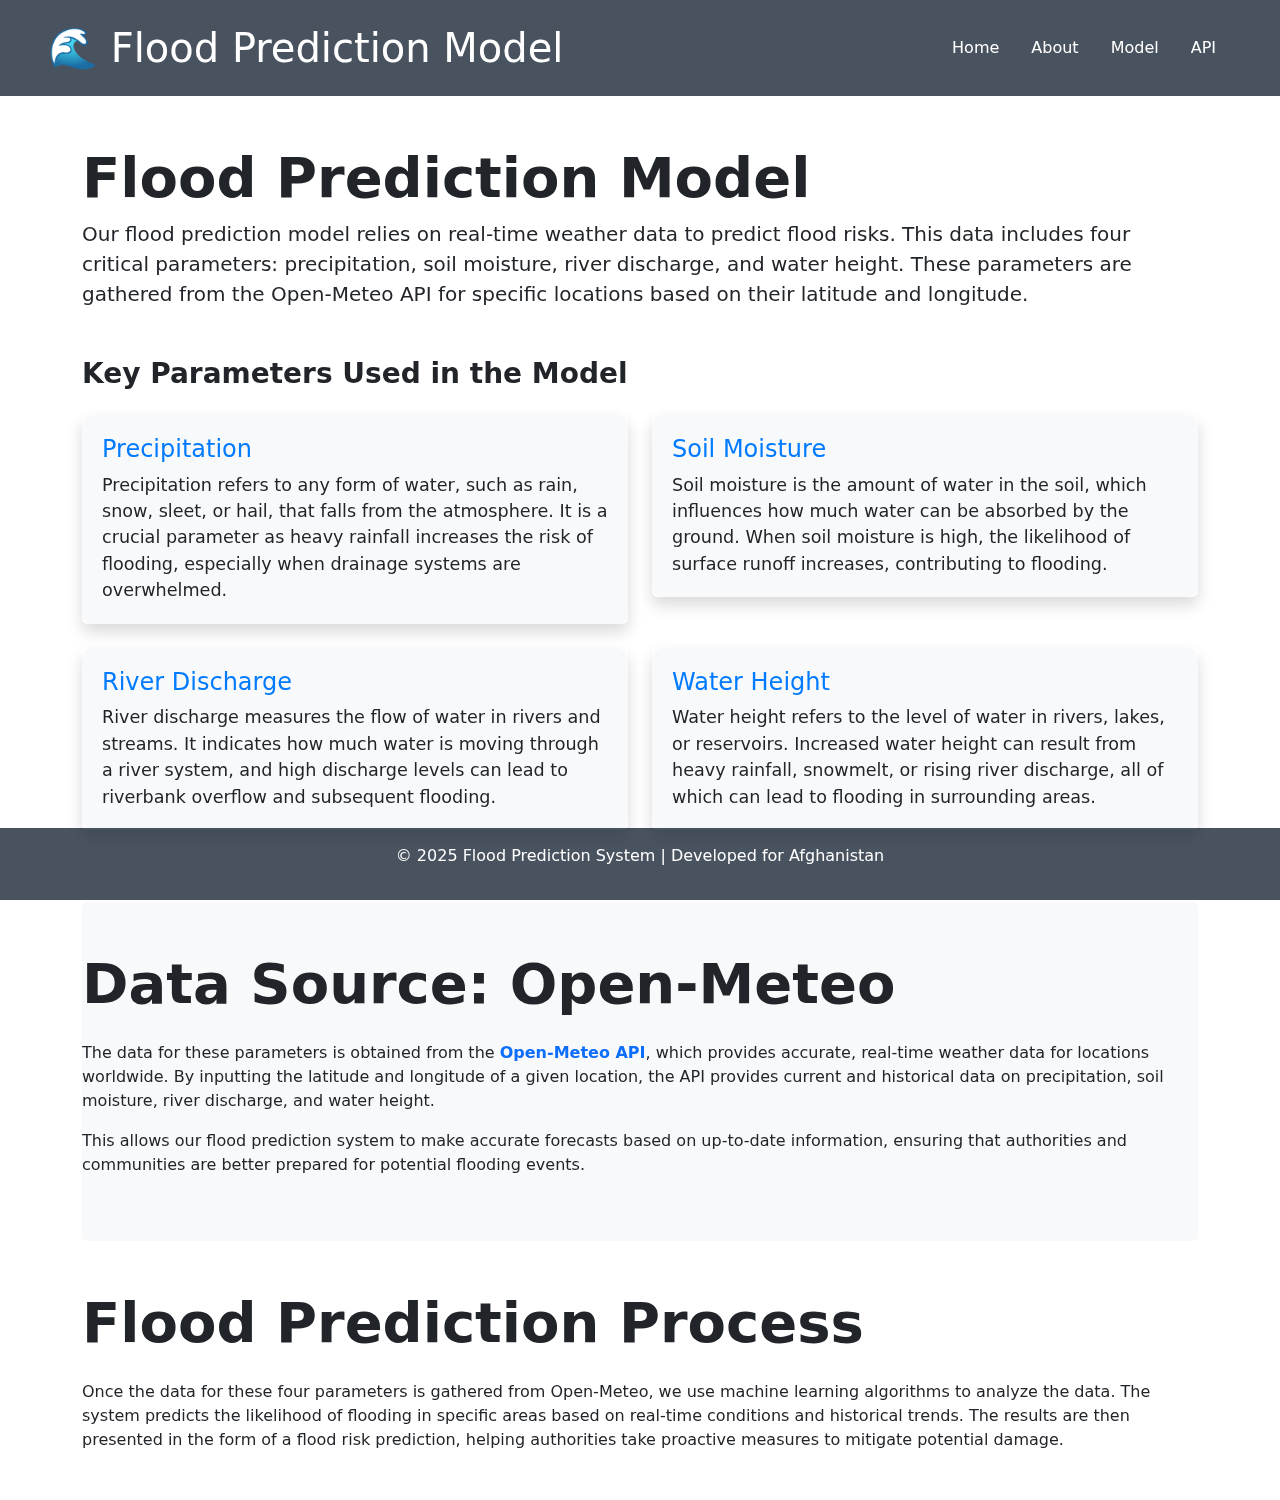
<file: templates/model.html>
<!DOCTYPE html>
<html lang="en">
<head>
    <meta charset="UTF-8">
    <meta name="viewport" content="width=device-width, initial-scale=1.0">
    <title>Flood Prediction Model</title>
    <!-- Copyright (c) 2000-2025 etracker GmbH. All rights reserved. No reproduction, publication or modification allowed without permission. -->

    <!-- etracker code 6.0 -->
        <script type="text/javascript">
        // var et_pagename = "";
        // var et_areas = "";
        </script>
        <script id="_etLoader" type="text/javascript" charset="UTF-8" data-block-cookies="true" data-secure-code="1BENGE" src="//code.etracker.com/code/e.js" async></script>
    <!-- etracker code 6.0 end -->


    <link rel="stylesheet" href="https://cdn.jsdelivr.net/npm/bootstrap@5.3.0/dist/css/bootstrap.min.css">

    <style>
        body::before {
            content: '';
            position: fixed;
            top: 0;
            left: 0;
            object-fit: cover;
            width: 100%;
            height: 100%;
            background-size: cover;
            filter: blur(8px);
            z-index: -1;
        }
        .card-body {
            background-color: #f8f9fa; /* Light background color */
            border-radius: 10px;
            padding: 20px;
        }

        .card-title {
            color: #007bff; /* Blue color for title */
            font-size: 1.5rem;
        }

        .card p {
            font-size: 1.1rem;
            margin-bottom: 10px;
        }

        .card i {
            color: #007bff; /* Blue color for icons */
            margin-right: 8px;
        }

        .text-danger {
            color: #e74c3c !important; /* Red for prediction text */
        }

        .fw-bold {
            font-weight: bold;
        }

        .card {
            border-radius: 15px;
            box-shadow: 0 4px 8px rgba(0,0,0,0.1);
            background-color: #ffffff;
        }

        header {
            background: rgba(27, 40, 55, 0.8); /* Semi-transparent blue */
            color: white;
        }

        footer {
            background: rgba(27, 40, 55, 0.8); /* Semi-transparent blue */
            color: white;
            position: fixed;
            bottom: 0;
            width: 100%;
            padding: 15px 0;
        }

        /* Section spacing and card adjustments */
        section {
            margin-bottom: 40px;
        }

        #result {
            display: none; /* Keep hidden initially */
        }
    </style>
</head>
<body>
    <header class="d-flex justify-content-between align-items-center py-4 px-5">
        <!-- Logo and Name Section -->
        <div class="d-flex align-items-center">
            <h1 class="mb-0">🌊 Flood Prediction Model</h1>
        </div>
    
        <!-- Navbar Section -->
        <nav>
            <ul class="nav">
                <li class="nav-item">
                    <a class="nav-link text-white" href="/">Home</a>
                </li>
                <li class="nav-item">
                    <a class="nav-link text-white" href="/about">About</a>
                </li>
                <li class="nav-item">
                    <a class="nav-link text-white" href="/model">Model</a>
                </li>
                <li class="nav-item">
                    <a class="nav-link text-white" href="/docs" target="_blank">API</a>
                </li>
            </ul>
        </nav>
    </header>

    <main class="container my-5">
        <section id="model-description" class="mb-5">
            <h2 class="display-4 fw-bold">Flood Prediction Model</h2>
            <p class="lead">Our flood prediction model relies on real-time weather data to predict flood risks. This data includes four critical parameters: precipitation, soil moisture, river discharge, and water height. These parameters are gathered from the Open-Meteo API for specific locations based on their latitude and longitude.</p>
        </section>

        <section id="parameters" class="mb-5">
            <h3 class="fw-bold mb-4">Key Parameters Used in the Model</h3>
            <div class="row">
                <div class="col-md-6 mb-4">
                    <div class="card shadow border-0 rounded">
                        <div class="card-body">
                            <h5 class="card-title">Precipitation</h5>
                            <p class="card-text">Precipitation refers to any form of water, such as rain, snow, sleet, or hail, that falls from the atmosphere. It is a crucial parameter as heavy rainfall increases the risk of flooding, especially when drainage systems are overwhelmed.</p>
                        </div>
                    </div>
                </div>
                <div class="col-md-6 mb-4">
                    <div class="card shadow border-0 rounded">
                        <div class="card-body">
                            <h5 class="card-title">Soil Moisture</h5>
                            <p class="card-text">Soil moisture is the amount of water in the soil, which influences how much water can be absorbed by the ground. When soil moisture is high, the likelihood of surface runoff increases, contributing to flooding.</p>
                        </div>
                    </div>
                </div>
                <div class="col-md-6 mb-4">
                    <div class="card shadow border-0 rounded">
                        <div class="card-body">
                            <h5 class="card-title">River Discharge</h5>
                            <p class="card-text">River discharge measures the flow of water in rivers and streams. It indicates how much water is moving through a river system, and high discharge levels can lead to riverbank overflow and subsequent flooding.</p>
                        </div>
                    </div>
                </div>
                <div class="col-md-6 mb-4">
                    <div class="card shadow border-0 rounded">
                        <div class="card-body">
                            <h5 class="card-title">Water Height</h5>
                            <p class="card-text">Water height refers to the level of water in rivers, lakes, or reservoirs. Increased water height can result from heavy rainfall, snowmelt, or rising river discharge, all of which can lead to flooding in surrounding areas.</p>
                        </div>
                    </div>
                </div>
            </div>
        </section>

        <section id="data-source" class="mb-5 bg-light py-5 rounded">
            <h3 class="display-4 fw-bold mb-4">Data Source: Open-Meteo</h3>
            <p>The data for these parameters is obtained from the <a href="https://open-meteo.com/" target="_blank" class="fw-bold text-decoration-none">Open-Meteo API</a>, which provides accurate, real-time weather data for locations worldwide. By inputting the latitude and longitude of a given location, the API provides current and historical data on precipitation, soil moisture, river discharge, and water height.</p>
            <p>This allows our flood prediction system to make accurate forecasts based on up-to-date information, ensuring that authorities and communities are better prepared for potential flooding events.</p>
        </section>

        <section id="prediction" class="mb-5">
            <h3 class="display-4 fw-bold mb-4">Flood Prediction Process</h3>
            <p>Once the data for these four parameters is gathered from Open-Meteo, we use machine learning algorithms to analyze the data. The system predicts the likelihood of flooding in specific areas based on real-time conditions and historical trends. The results are then presented in the form of a flood risk prediction, helping authorities take proactive measures to mitigate potential damage.</p>
        </section>
    
    </main>

    <footer class="text-center py-3">
        <p>&copy; 2025 Flood Prediction System | Developed for Afghanistan</p>
    </footer>
</body>
</html>
</file>
